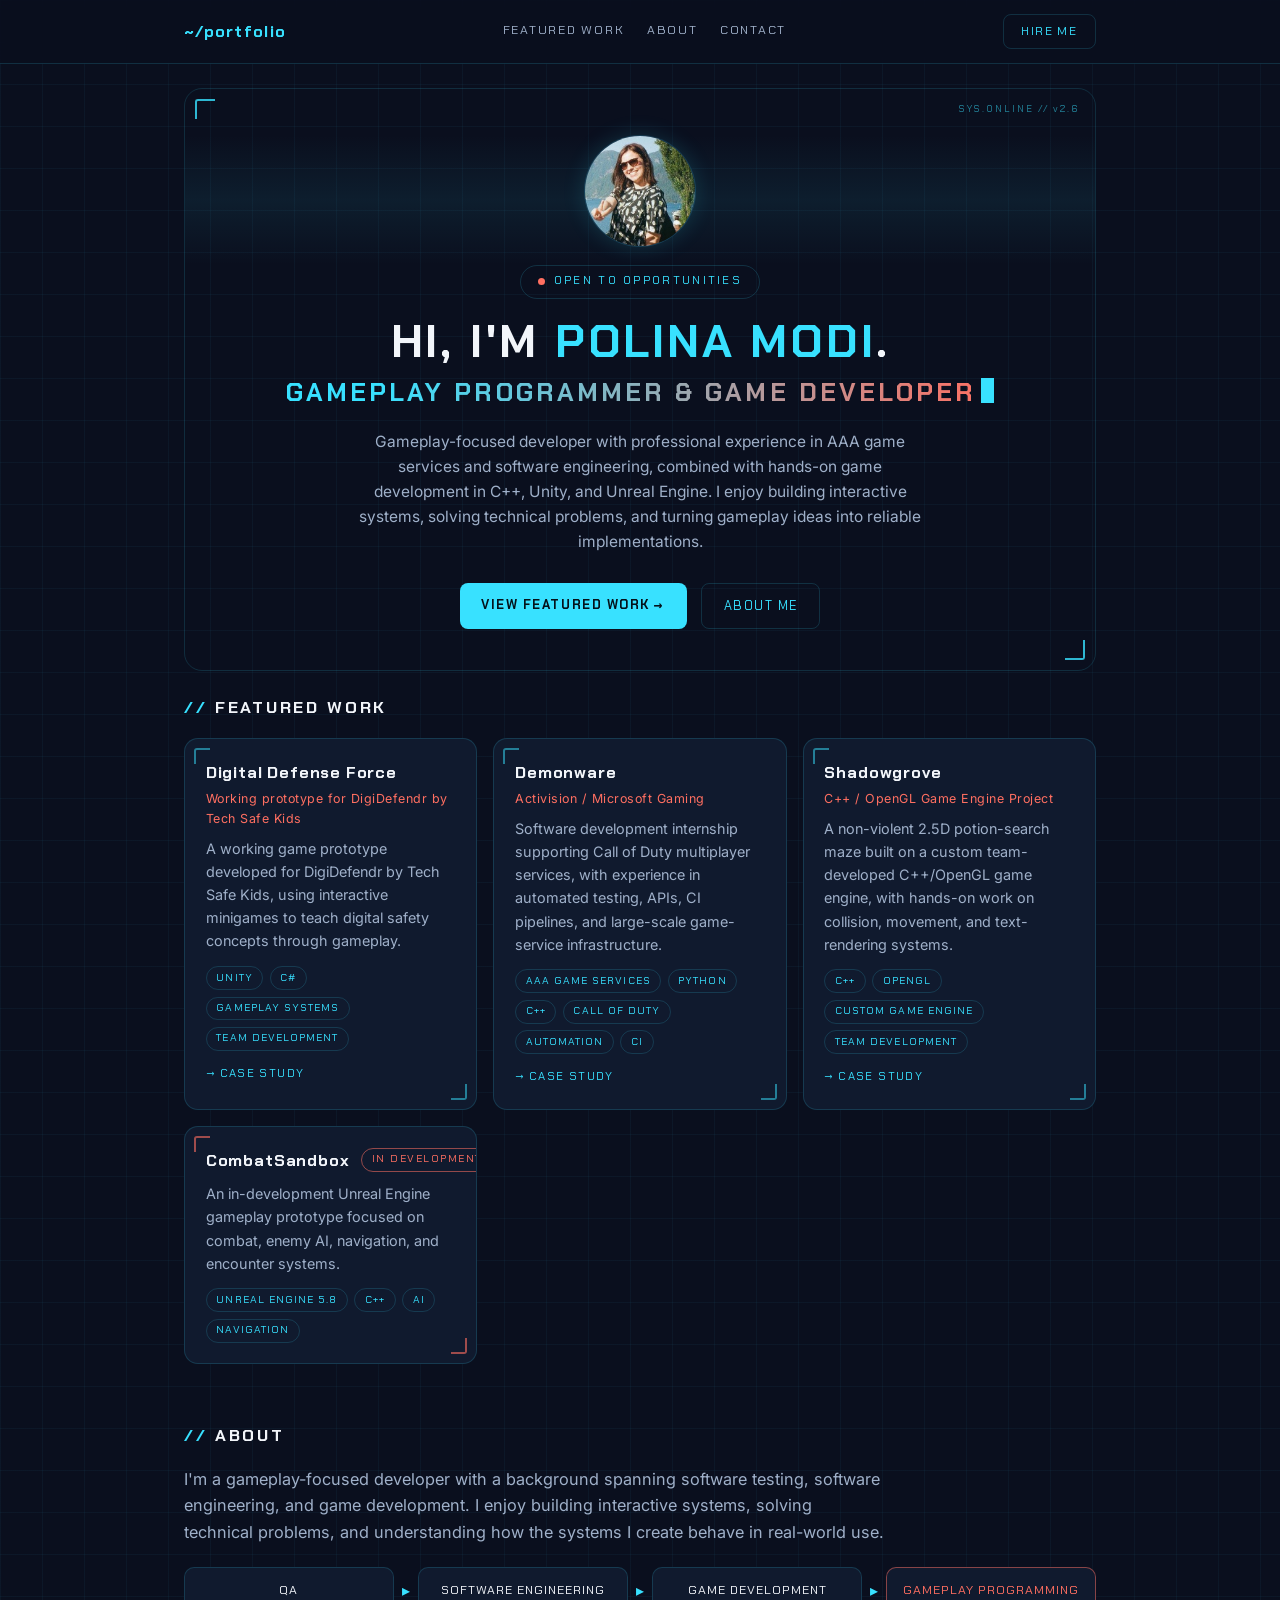
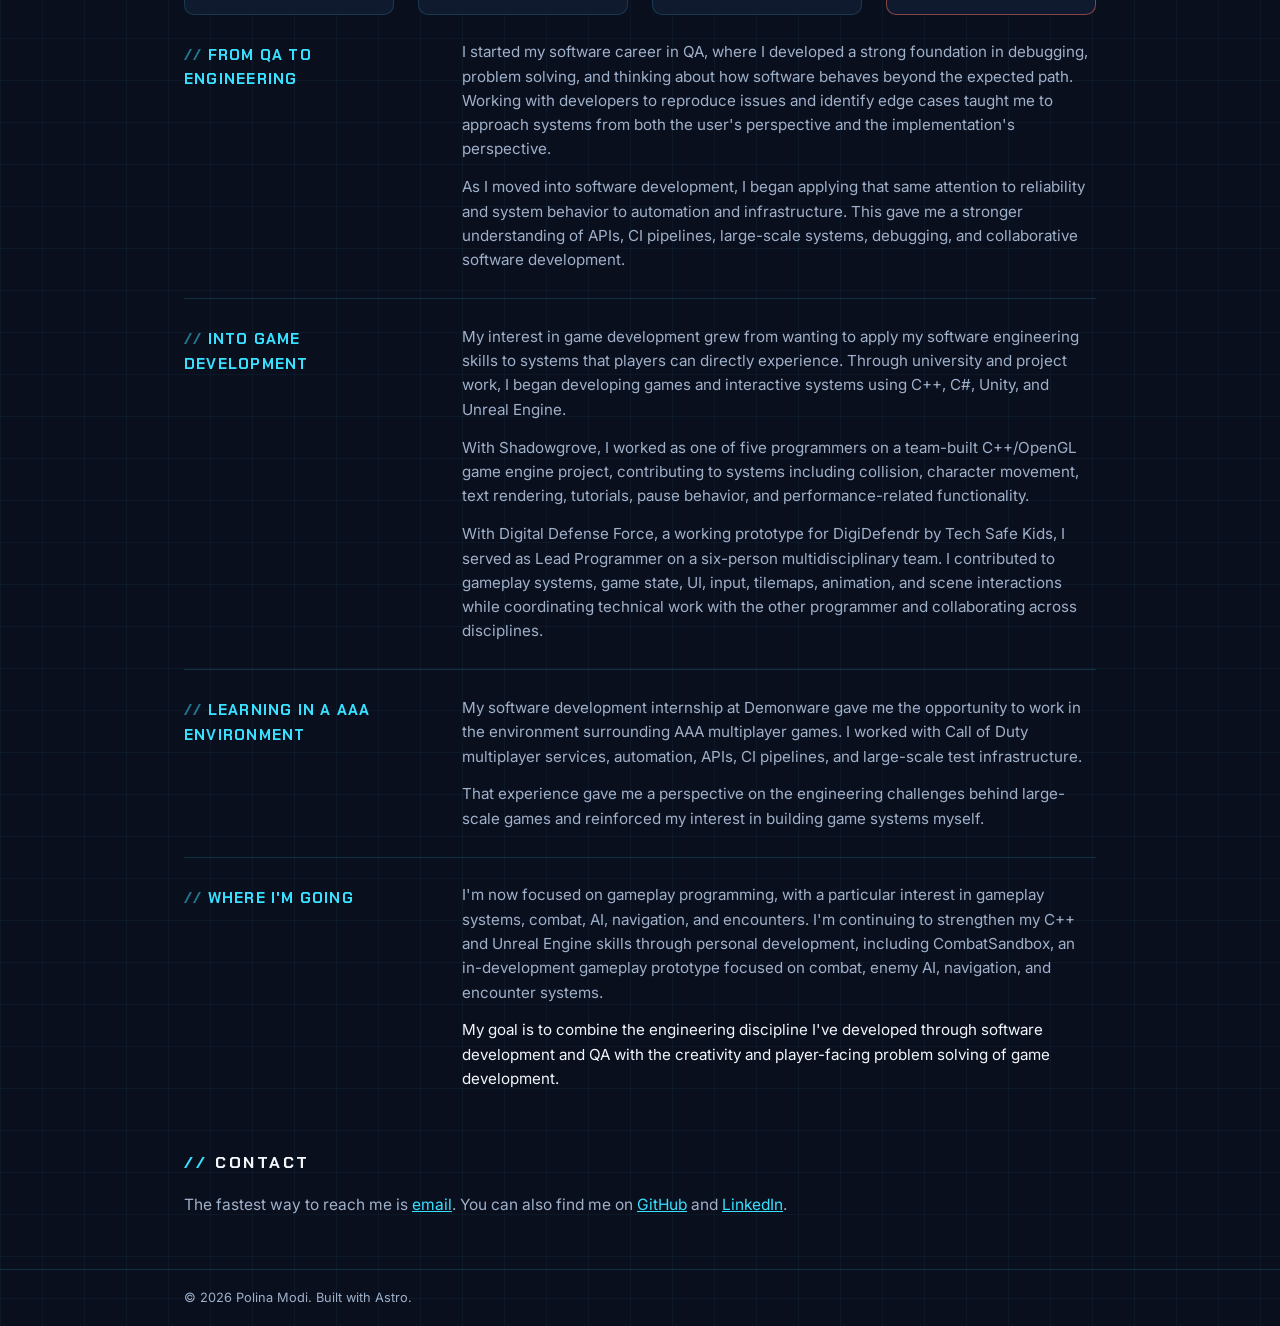
<file: index.html>
<!DOCTYPE html><html lang="en"><head><meta charset="UTF-8"><meta name="viewport" content="width=device-width, initial-scale=1.0"><meta name="description" content="Portfolio of Polina Modi — Gameplay Programmer &amp; Game Developer."><link rel="icon" type="image/svg+xml" href="/favicon.svg"><link rel="sitemap" href="/sitemap-index.xml"><link rel="canonical" href="https://psorokva.github.io/"><!-- Open Graph --><meta property="og:type" content="website"><meta property="og:title" content="Polina Modi — Gameplay Programmer &amp; Game Developer"><meta property="og:description" content="Portfolio of Polina Modi — Gameplay Programmer &amp; Game Developer."><meta property="og:url" content="https://psorokva.github.io/"><meta property="og:site_name" content="Polina Modi — Portfolio"><!-- Cloudflare Web Analytics --><script type="module" src="https://static.cloudflareinsights.com/beacon.min.js" data-cf-beacon="{&quot;token&quot;: &quot;1329be3347a24449a7b0c5e431d6f07b&quot;}"></script><!-- End Cloudflare Web Analytics --><link rel="preconnect" href="https://fonts.googleapis.com"><link rel="preconnect" href="https://fonts.gstatic.com" crossorigin><link href="https://fonts.googleapis.com/css2?family=Chakra+Petch:wght@500;600;700&family=Inter:wght@400;500;600&display=swap" rel="stylesheet"><meta name="generator" content="Astro v7.3.1"><title>Polina Modi — Gameplay Programmer &amp; Game Developer</title><link rel="stylesheet" href="/_astro/BaseLayout.9y43ScGx.css"></head><body><header><div class="wrap"><nav><a class="brand" href="/"><em>~/portfolio</em></a><div class="nav-links"><a href="/#featured-work">Featured Work</a><a href="/#about">About</a><a href="/#contact">Contact</a></div><a class="hire" href="/#contact">Hire Me</a></nav></div></header><main class="wrap"><div class="hero-frame"><div class="sweep" aria-hidden="true"></div><span class="syslabel" aria-hidden="true">SYS.ONLINE // v2.6</span><img class="avatar-photo" src="/images/profile.jpg" alt="Profile photo of Polina Modi" width="112" height="112"><span class="pill"><i></i>Open to opportunities</span><h1>Hi, I'm <span class="accent">Polina Modi</span>.</h1><p class="headline">Gameplay Programmer &amp; Game Developer<span class="cursor" aria-hidden="true"></span></p><p class="intro">Gameplay-focused developer with professional experience in AAA game services and software engineering, combined with hands-on game development in C++, Unity, and Unreal Engine. I enjoy building interactive systems, solving technical problems, and turning gameplay ideas into reliable implementations.</p><div class="cta"><a class="btn btn-solid" href="#featured-work">View Featured Work →</a><a class="btn btn-ghost" href="#about">About Me</a></div></div><section id="featured-work"><h2><em>//</em> Featured Work</h2><div class="grid"><a class="card" href="/projects/digital-defense-force"><h3>Digital Defense Force</h3><p class="org">Working prototype for DigiDefendr by Tech Safe Kids</p><p class="desc">A working game prototype developed for DigiDefendr by Tech Safe Kids, using interactive minigames to teach digital safety concepts through gameplay.</p><div class="tags"><span class="tag">Unity</span><span class="tag">C#</span><span class="tag">Gameplay Systems</span><span class="tag">Team Development</span></div><span class="cardlink">→ Case Study</span></a><a class="card" href="/projects/demonware"><h3>Demonware</h3><p class="org">Activision / Microsoft Gaming</p><p class="desc">Software development internship supporting Call of Duty multiplayer services, with experience in automated testing, APIs, CI pipelines, and large-scale game-service infrastructure.</p><div class="tags"><span class="tag">AAA Game Services</span><span class="tag">Python</span><span class="tag">C++</span><span class="tag">Call of Duty</span><span class="tag">Automation</span><span class="tag">CI</span></div><span class="cardlink">→ Case Study</span></a><a class="card" href="/projects/shadowgrove"><h3>Shadowgrove</h3><p class="org">C++ / OpenGL Game Engine Project</p><p class="desc">A non-violent 2.5D potion-search maze built on a custom team-developed C++/OpenGL game engine, with hands-on work on collision, movement, and text-rendering systems.</p><div class="tags"><span class="tag">C++</span><span class="tag">OpenGL</span><span class="tag">Custom Game Engine</span><span class="tag">Team Development</span></div><span class="cardlink">→ Case Study</span></a><article class="card wip"><div class="card-header"><h3>CombatSandbox</h3><span class="badge">In Development</span></div><p class="desc">An in-development Unreal Engine gameplay prototype focused on combat, enemy AI, navigation, and encounter systems.</p><div class="tags"><span class="tag">Unreal Engine 5.8</span><span class="tag">C++</span><span class="tag">AI</span><span class="tag">Navigation</span></div></article></div></section><section id="about"><h2><em>//</em> About</h2><p class="about-intro">I'm a gameplay-focused developer with a background spanning software testing, software engineering, and game development. I enjoy building interactive systems, solving technical problems, and understanding how the systems I create behave in real-world use.</p><div class="journey" aria-label="Career progression from QA to gameplay programming"><div class="stage">QA</div><span class="jsep" aria-hidden="true">▸</span><div class="stage">Software Engineering</div><span class="jsep" aria-hidden="true">▸</span><div class="stage">Game Development</div><span class="jsep" aria-hidden="true">▸</span><div class="stage final">Gameplay Programming</div></div><div class="story"><div class="block"><h3>From QA to Engineering</h3><div><p>I started my software career in QA, where I developed a strong foundation in debugging, problem solving, and thinking about how software behaves beyond the expected path. Working with developers to reproduce issues and identify edge cases taught me to approach systems from both the user's perspective and the implementation's perspective.</p><p>As I moved into software development, I began applying that same attention to reliability and system behavior to automation and infrastructure. This gave me a stronger understanding of APIs, CI pipelines, large-scale systems, debugging, and collaborative software development.</p></div></div><div class="block"><h3>Into Game Development</h3><div><p>My interest in game development grew from wanting to apply my software engineering skills to systems that players can directly experience. Through university and project work, I began developing games and interactive systems using C++, C#, Unity, and Unreal Engine.</p><p>With Shadowgrove, I worked as one of five programmers on a team-built C++/OpenGL game engine project, contributing to systems including collision, character movement, text rendering, tutorials, pause behavior, and performance-related functionality.</p><p>With Digital Defense Force, a working prototype for DigiDefendr by Tech Safe Kids, I served as Lead Programmer on a six-person multidisciplinary team. I contributed to gameplay systems, game state, UI, input, tilemaps, animation, and scene interactions while coordinating technical work with the other programmer and collaborating across disciplines.</p></div></div><div class="block"><h3>Learning in a AAA Environment</h3><div><p>My software development internship at Demonware gave me the opportunity to work in the environment surrounding AAA multiplayer games. I worked with Call of Duty multiplayer services, automation, APIs, CI pipelines, and large-scale test infrastructure.</p><p>That experience gave me a perspective on the engineering challenges behind large-scale games and reinforced my interest in building game systems myself.</p></div></div><div class="block"><h3>Where I'm Going</h3><div><p>I'm now focused on gameplay programming, with a particular interest in gameplay systems, combat, AI, navigation, and encounters. I'm continuing to strengthen my C++ and Unreal Engine skills through personal development, including CombatSandbox, an in-development gameplay prototype focused on combat, enemy AI, navigation, and encounter systems.</p><p class="concl">My goal is to combine the engineering discipline I've developed through software development and QA with the creativity and player-facing problem solving of game development.</p></div></div></div></section><section id="contact" class="contact"><h2><em>//</em> Contact</h2><p>The fastest way to reach me is <a href="mailto:polinamodi22@gmail.com">email</a>. You can also find me on <a href="https://github.com/psorokva" target="_blank" rel="noopener noreferrer">GitHub</a> and <a href="https://www.linkedin.com/in/polina-sorokvashina/" target="_blank" rel="noopener noreferrer">LinkedIn</a>.</p></section></main><footer><div class="wrap"><p>&copy; 2026 Polina Modi. Built with Astro.</p></div></footer></body></html>
</file>
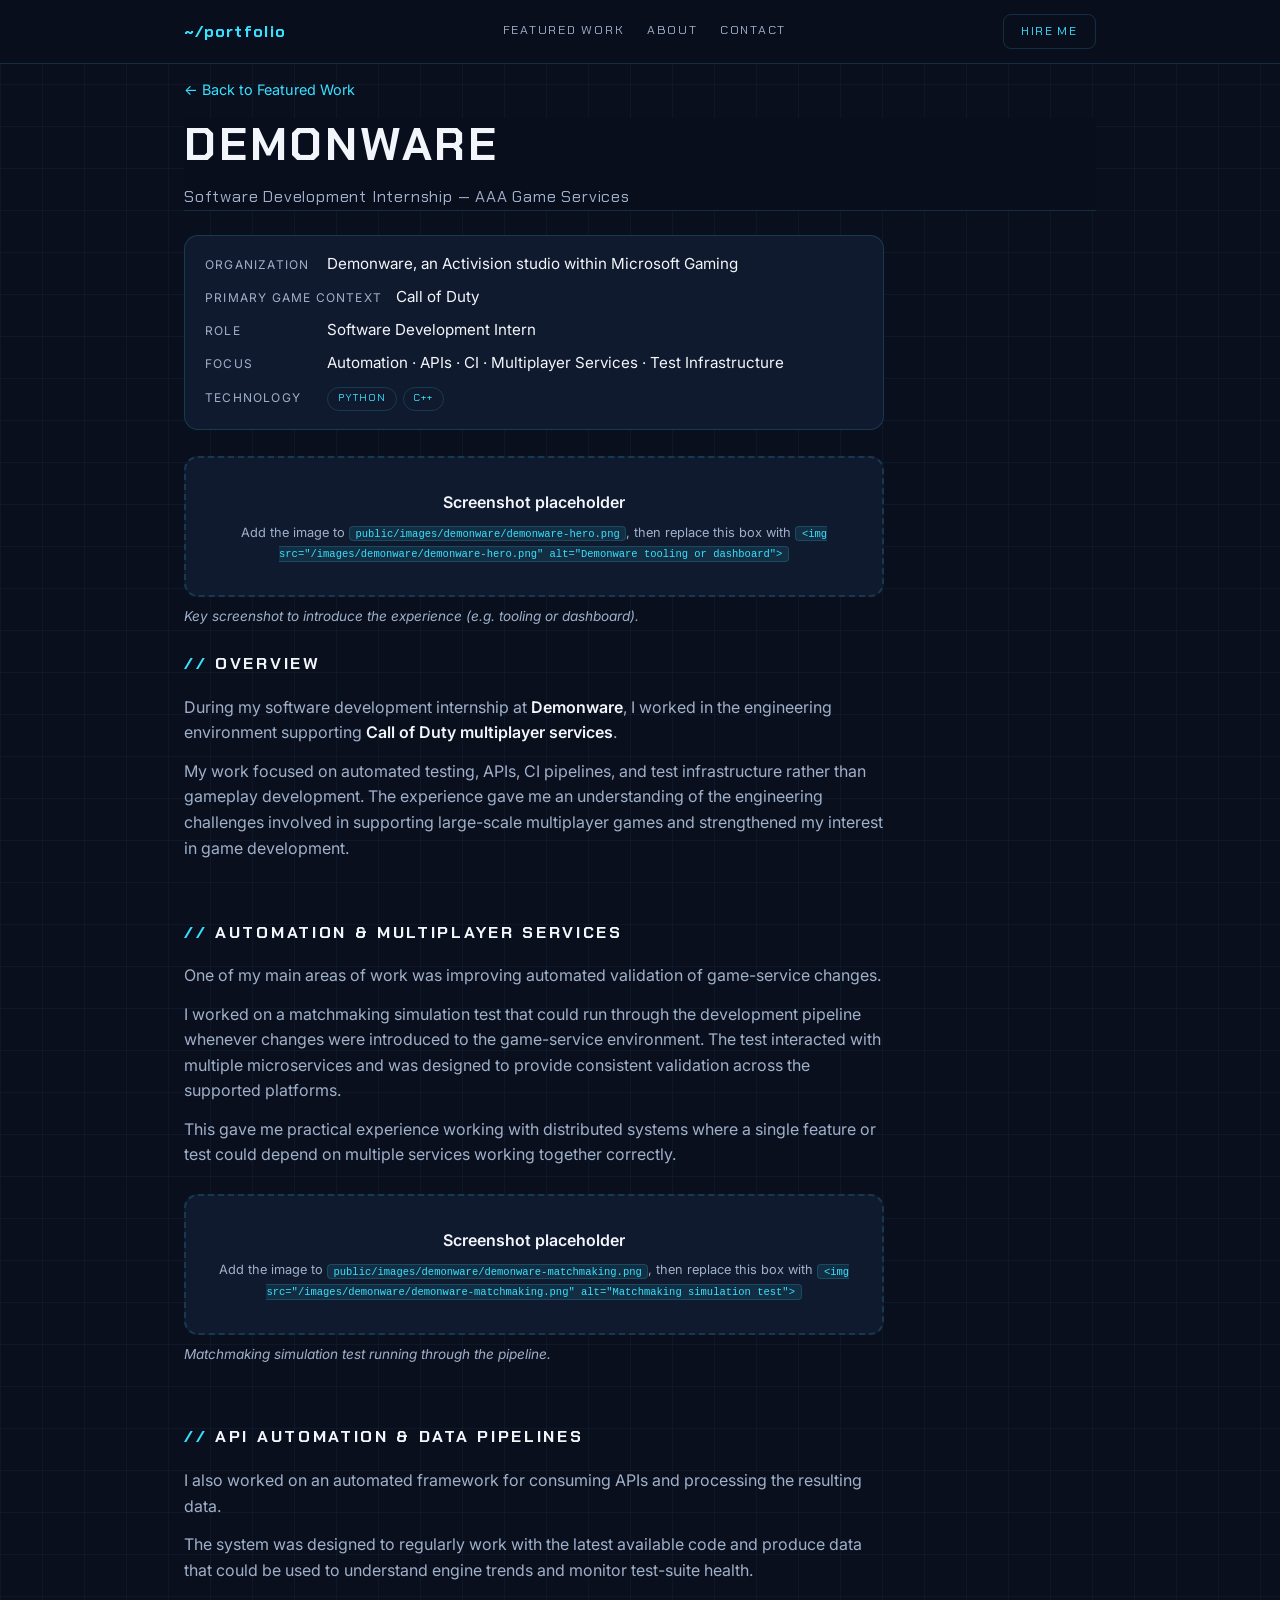
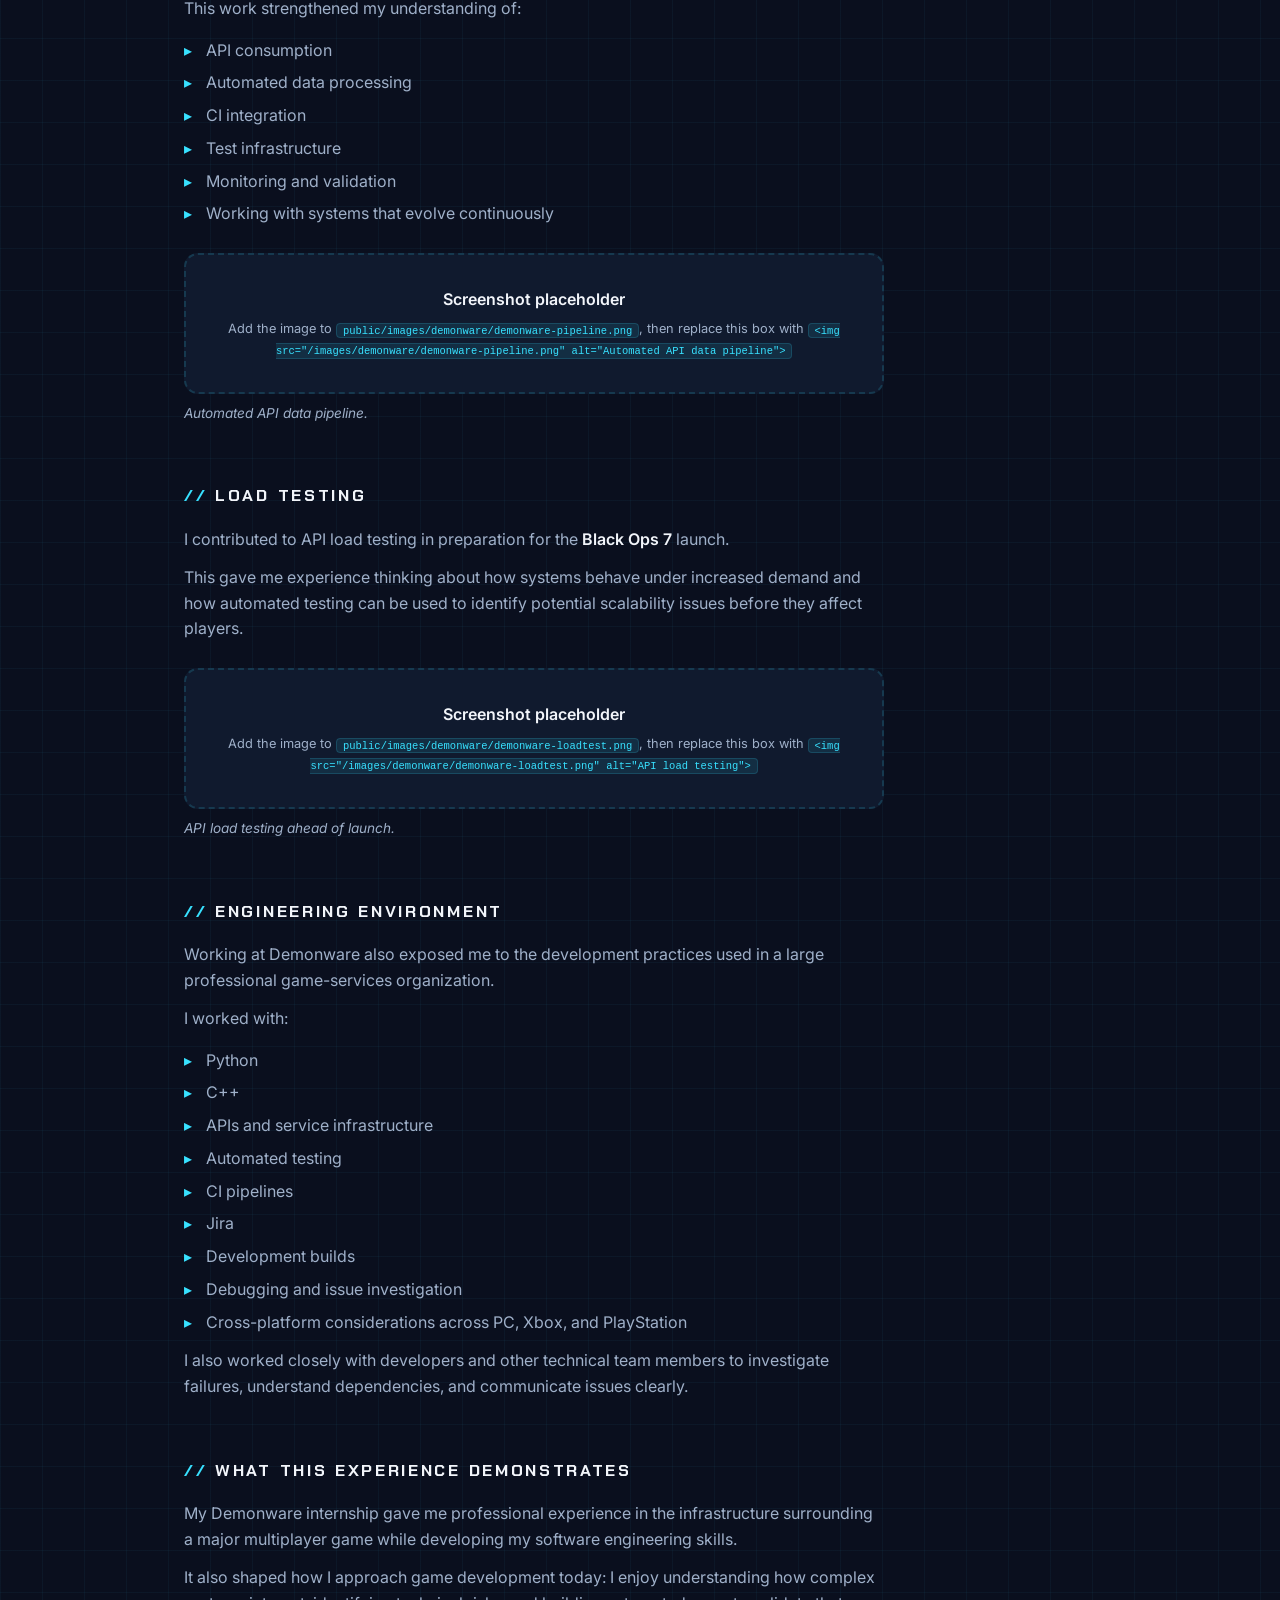
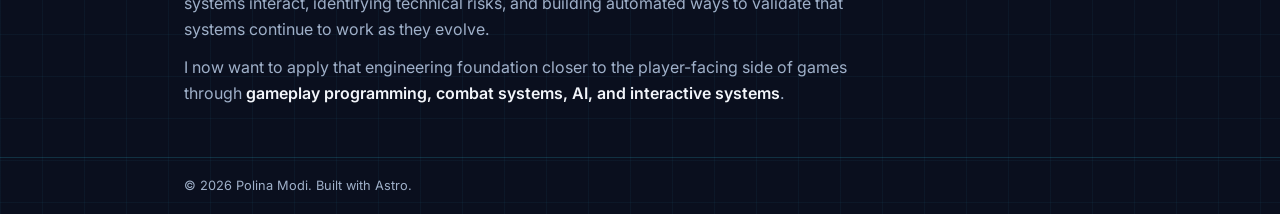
<file: projects/demonware/index.html>
<!DOCTYPE html><html lang="en"><head><meta charset="UTF-8"><meta name="viewport" content="width=device-width, initial-scale=1.0"><meta name="description" content="Case study: Demonware software development internship — AAA game services, automation, APIs, CI, and test infrastructure supporting Call of Duty multiplayer."><link rel="icon" type="image/svg+xml" href="/favicon.svg"><link rel="sitemap" href="/sitemap-index.xml"><link rel="canonical" href="https://psorokva.github.io/projects/demonware/"><!-- Open Graph --><meta property="og:type" content="website"><meta property="og:title" content="Demonware — Case Study"><meta property="og:description" content="Case study: Demonware software development internship — AAA game services, automation, APIs, CI, and test infrastructure supporting Call of Duty multiplayer."><meta property="og:url" content="https://psorokva.github.io/projects/demonware/"><meta property="og:site_name" content="Polina Modi — Portfolio"><!-- Cloudflare Web Analytics --><script type="module" src="https://static.cloudflareinsights.com/beacon.min.js" data-cf-beacon="{&quot;token&quot;: &quot;1329be3347a24449a7b0c5e431d6f07b&quot;}"></script><!-- End Cloudflare Web Analytics --><link rel="preconnect" href="https://fonts.googleapis.com"><link rel="preconnect" href="https://fonts.gstatic.com" crossorigin><link href="https://fonts.googleapis.com/css2?family=Chakra+Petch:wght@500;600;700&family=Inter:wght@400;500;600&display=swap" rel="stylesheet"><meta name="generator" content="Astro v7.3.1"><title>Demonware — Case Study</title><link rel="stylesheet" href="/_astro/BaseLayout.9y43ScGx.css"><style>.back[data-astro-cid-xukuasia] a[data-astro-cid-xukuasia]{color:var(--cyan);font-size:.9rem;text-decoration:none}.back[data-astro-cid-xukuasia] a[data-astro-cid-xukuasia]:hover{text-underline-offset:4px;text-decoration:underline}.case-sub[data-astro-cid-xukuasia]{color:var(--cyan);letter-spacing:.05em;margin-top:.3rem;font-family:Chakra Petch,sans-serif;font-size:1rem}.case[data-astro-cid-xukuasia] p[data-astro-cid-xukuasia]{color:var(--muted);max-width:70ch;margin-top:.8rem}.case[data-astro-cid-xukuasia] strong[data-astro-cid-xukuasia]{color:var(--text);font-weight:600}.meta[data-astro-cid-xukuasia]{background:var(--surface);border:1px solid var(--line);border-radius:14px;gap:.55rem;max-width:70ch;margin-top:1.5rem;padding:1rem 1.25rem;display:grid}.meta[data-astro-cid-xukuasia] div[data-astro-cid-xukuasia]{flex-wrap:wrap;gap:.4rem .9rem;display:flex}.meta[data-astro-cid-xukuasia] .k[data-astro-cid-xukuasia]{min-width:108px;color:var(--muted);text-transform:uppercase;letter-spacing:.1em;flex-shrink:0;padding-top:.2rem;font-size:.75rem}.meta[data-astro-cid-xukuasia] .v[data-astro-cid-xukuasia]{color:var(--text);font-size:.95rem}.meta[data-astro-cid-xukuasia] .tag[data-astro-cid-xukuasia]{margin:.15rem .35rem .15rem 0;display:inline-block}figure[data-astro-cid-xukuasia].shot{max-width:70ch;margin-top:1.6rem}.shot-box[data-astro-cid-xukuasia]{border:2px dashed var(--line);background:var(--surface);text-align:center;border-radius:14px;padding:2rem 1.4rem}.case[data-astro-cid-xukuasia] p[data-astro-cid-xukuasia].shot-title{color:var(--text);margin-top:0;font-weight:600}.case[data-astro-cid-xukuasia] p[data-astro-cid-xukuasia].shot-hint{max-width:none;margin-top:.45rem;font-size:.8rem}code[data-astro-cid-xukuasia]{border:1px solid var(--line);color:var(--cyan);word-break:break-word;background:#38e1ff1a;border-radius:4px;padding:.05rem .35rem;font-size:.82em}figcaption[data-astro-cid-xukuasia]{color:var(--muted);margin-top:.55rem;font-size:.85rem;font-style:italic}ul[data-astro-cid-xukuasia].duties{max-width:70ch;margin-top:1rem;list-style:none}ul[data-astro-cid-xukuasia].duties li[data-astro-cid-xukuasia]{color:var(--muted);margin-top:.45rem;padding-left:1.35rem;position:relative}ul[data-astro-cid-xukuasia].duties li[data-astro-cid-xukuasia]:before{content:"▸";color:var(--cyan);position:absolute;left:0}
</style></head><body><header><div class="wrap"><nav><a class="brand" href="/"><em>~/portfolio</em></a><div class="nav-links"><a href="/#featured-work">Featured Work</a><a href="/#about">About</a><a href="/#contact">Contact</a></div><a class="hire" href="/#contact">Hire Me</a></nav></div></header><main class="wrap"><article class="case" data-astro-cid-xukuasia><p class="back" data-astro-cid-xukuasia><a href="/#featured-work" data-astro-cid-xukuasia>&larr; Back to Featured Work</a></p><header data-astro-cid-xukuasia><h1 data-astro-cid-xukuasia>Demonware</h1><p class="case-sub" data-astro-cid-xukuasia>Software Development Internship — AAA Game Services</p></header><section class="meta" aria-label="Experience facts" data-astro-cid-xukuasia><div data-astro-cid-xukuasia><span class="k" data-astro-cid-xukuasia>Organization</span><span class="v" data-astro-cid-xukuasia>Demonware, an Activision studio within Microsoft Gaming</span></div><div data-astro-cid-xukuasia><span class="k" data-astro-cid-xukuasia>Primary game context</span><span class="v" data-astro-cid-xukuasia>Call of Duty</span></div><div data-astro-cid-xukuasia><span class="k" data-astro-cid-xukuasia>Role</span><span class="v" data-astro-cid-xukuasia>Software Development Intern</span></div><div data-astro-cid-xukuasia><span class="k" data-astro-cid-xukuasia>Focus</span><span class="v" data-astro-cid-xukuasia>Automation &middot; APIs &middot; CI &middot; Multiplayer Services &middot; Test Infrastructure</span></div><div data-astro-cid-xukuasia><span class="k" data-astro-cid-xukuasia>Technology</span><span class="v" data-astro-cid-xukuasia><span class="tag" data-astro-cid-xukuasia>Python</span><span class="tag" data-astro-cid-xukuasia>C++</span></span></div></section><figure class="shot" data-astro-cid-xukuasia><div class="shot-box" data-astro-cid-xukuasia><p class="shot-title" data-astro-cid-xukuasia>Screenshot placeholder</p><p class="shot-hint" data-astro-cid-xukuasia>Add the image to <code data-astro-cid-xukuasia>public/images/demonware/demonware-hero.png</code>, then replace this box with <code data-astro-cid-xukuasia>&lt;img src="/images/demonware/demonware-hero.png" alt="Demonware tooling or dashboard"&gt;</code></p></div><figcaption data-astro-cid-xukuasia>Key screenshot to introduce the experience (e.g. tooling or dashboard).</figcaption></figure><section data-astro-cid-xukuasia><h2 data-astro-cid-xukuasia><em data-astro-cid-xukuasia>//</em> Overview</h2><p data-astro-cid-xukuasia>During my software development internship at <strong data-astro-cid-xukuasia>Demonware</strong>, I worked in the engineering environment supporting <strong data-astro-cid-xukuasia>Call of Duty multiplayer services</strong>.</p><p data-astro-cid-xukuasia>My work focused on automated testing, APIs, CI pipelines, and test infrastructure rather than gameplay development. The experience gave me an understanding of the engineering challenges involved in supporting large-scale multiplayer games and strengthened my interest in game development.</p></section><section data-astro-cid-xukuasia><h2 data-astro-cid-xukuasia><em data-astro-cid-xukuasia>//</em> Automation &amp; Multiplayer Services</h2><p data-astro-cid-xukuasia>One of my main areas of work was improving automated validation of game-service changes.</p><p data-astro-cid-xukuasia>I worked on a matchmaking simulation test that could run through the development pipeline whenever changes were introduced to the game-service environment. The test interacted with multiple microservices and was designed to provide consistent validation across the supported platforms.</p><p data-astro-cid-xukuasia>This gave me practical experience working with distributed systems where a single feature or test could depend on multiple services working together correctly.</p><figure class="shot" data-astro-cid-xukuasia><div class="shot-box" data-astro-cid-xukuasia><p class="shot-title" data-astro-cid-xukuasia>Screenshot placeholder</p><p class="shot-hint" data-astro-cid-xukuasia>Add the image to <code data-astro-cid-xukuasia>public/images/demonware/demonware-matchmaking.png</code>, then replace this box with <code data-astro-cid-xukuasia>&lt;img src="/images/demonware/demonware-matchmaking.png" alt="Matchmaking simulation test"&gt;</code></p></div><figcaption data-astro-cid-xukuasia>Matchmaking simulation test running through the pipeline.</figcaption></figure></section><section data-astro-cid-xukuasia><h2 data-astro-cid-xukuasia><em data-astro-cid-xukuasia>//</em> API Automation &amp; Data Pipelines</h2><p data-astro-cid-xukuasia>I also worked on an automated framework for consuming APIs and processing the resulting data.</p><p data-astro-cid-xukuasia>The system was designed to regularly work with the latest available code and produce data that could be used to understand engine trends and monitor test-suite health.</p><p data-astro-cid-xukuasia>This work strengthened my understanding of:</p><ul class="duties" data-astro-cid-xukuasia><li data-astro-cid-xukuasia>API consumption</li><li data-astro-cid-xukuasia>Automated data processing</li><li data-astro-cid-xukuasia>CI integration</li><li data-astro-cid-xukuasia>Test infrastructure</li><li data-astro-cid-xukuasia>Monitoring and validation</li><li data-astro-cid-xukuasia>Working with systems that evolve continuously</li></ul><figure class="shot" data-astro-cid-xukuasia><div class="shot-box" data-astro-cid-xukuasia><p class="shot-title" data-astro-cid-xukuasia>Screenshot placeholder</p><p class="shot-hint" data-astro-cid-xukuasia>Add the image to <code data-astro-cid-xukuasia>public/images/demonware/demonware-pipeline.png</code>, then replace this box with <code data-astro-cid-xukuasia>&lt;img src="/images/demonware/demonware-pipeline.png" alt="Automated API data pipeline"&gt;</code></p></div><figcaption data-astro-cid-xukuasia>Automated API data pipeline.</figcaption></figure></section><section data-astro-cid-xukuasia><h2 data-astro-cid-xukuasia><em data-astro-cid-xukuasia>//</em> Load Testing</h2><p data-astro-cid-xukuasia>I contributed to API load testing in preparation for the <strong data-astro-cid-xukuasia>Black Ops 7</strong> launch.</p><p data-astro-cid-xukuasia>This gave me experience thinking about how systems behave under increased demand and how automated testing can be used to identify potential scalability issues before they affect players.</p><figure class="shot" data-astro-cid-xukuasia><div class="shot-box" data-astro-cid-xukuasia><p class="shot-title" data-astro-cid-xukuasia>Screenshot placeholder</p><p class="shot-hint" data-astro-cid-xukuasia>Add the image to <code data-astro-cid-xukuasia>public/images/demonware/demonware-loadtest.png</code>, then replace this box with <code data-astro-cid-xukuasia>&lt;img src="/images/demonware/demonware-loadtest.png" alt="API load testing"&gt;</code></p></div><figcaption data-astro-cid-xukuasia>API load testing ahead of launch.</figcaption></figure></section><section data-astro-cid-xukuasia><h2 data-astro-cid-xukuasia><em data-astro-cid-xukuasia>//</em> Engineering Environment</h2><p data-astro-cid-xukuasia>Working at Demonware also exposed me to the development practices used in a large professional game-services organization.</p><p data-astro-cid-xukuasia>I worked with:</p><ul class="duties" data-astro-cid-xukuasia><li data-astro-cid-xukuasia>Python</li><li data-astro-cid-xukuasia>C++</li><li data-astro-cid-xukuasia>APIs and service infrastructure</li><li data-astro-cid-xukuasia>Automated testing</li><li data-astro-cid-xukuasia>CI pipelines</li><li data-astro-cid-xukuasia>Jira</li><li data-astro-cid-xukuasia>Development builds</li><li data-astro-cid-xukuasia>Debugging and issue investigation</li><li data-astro-cid-xukuasia>Cross-platform considerations across PC, Xbox, and PlayStation</li></ul><p data-astro-cid-xukuasia>I also worked closely with developers and other technical team members to investigate failures, understand dependencies, and communicate issues clearly.</p></section><section data-astro-cid-xukuasia><h2 data-astro-cid-xukuasia><em data-astro-cid-xukuasia>//</em> What This Experience Demonstrates</h2><p data-astro-cid-xukuasia>My Demonware internship gave me professional experience in the infrastructure surrounding a major multiplayer game while developing my software engineering skills.</p><p data-astro-cid-xukuasia>It also shaped how I approach game development today: I enjoy understanding how complex systems interact, identifying technical risks, and building automated ways to validate that systems continue to work as they evolve.</p><p data-astro-cid-xukuasia>I now want to apply that engineering foundation closer to the player-facing side of games through <strong data-astro-cid-xukuasia>gameplay programming, combat systems, AI, and interactive systems</strong>.</p></section></article></main><footer><div class="wrap"><p>&copy; 2026 Polina Modi. Built with Astro.</p></div></footer></body></html>
</file>
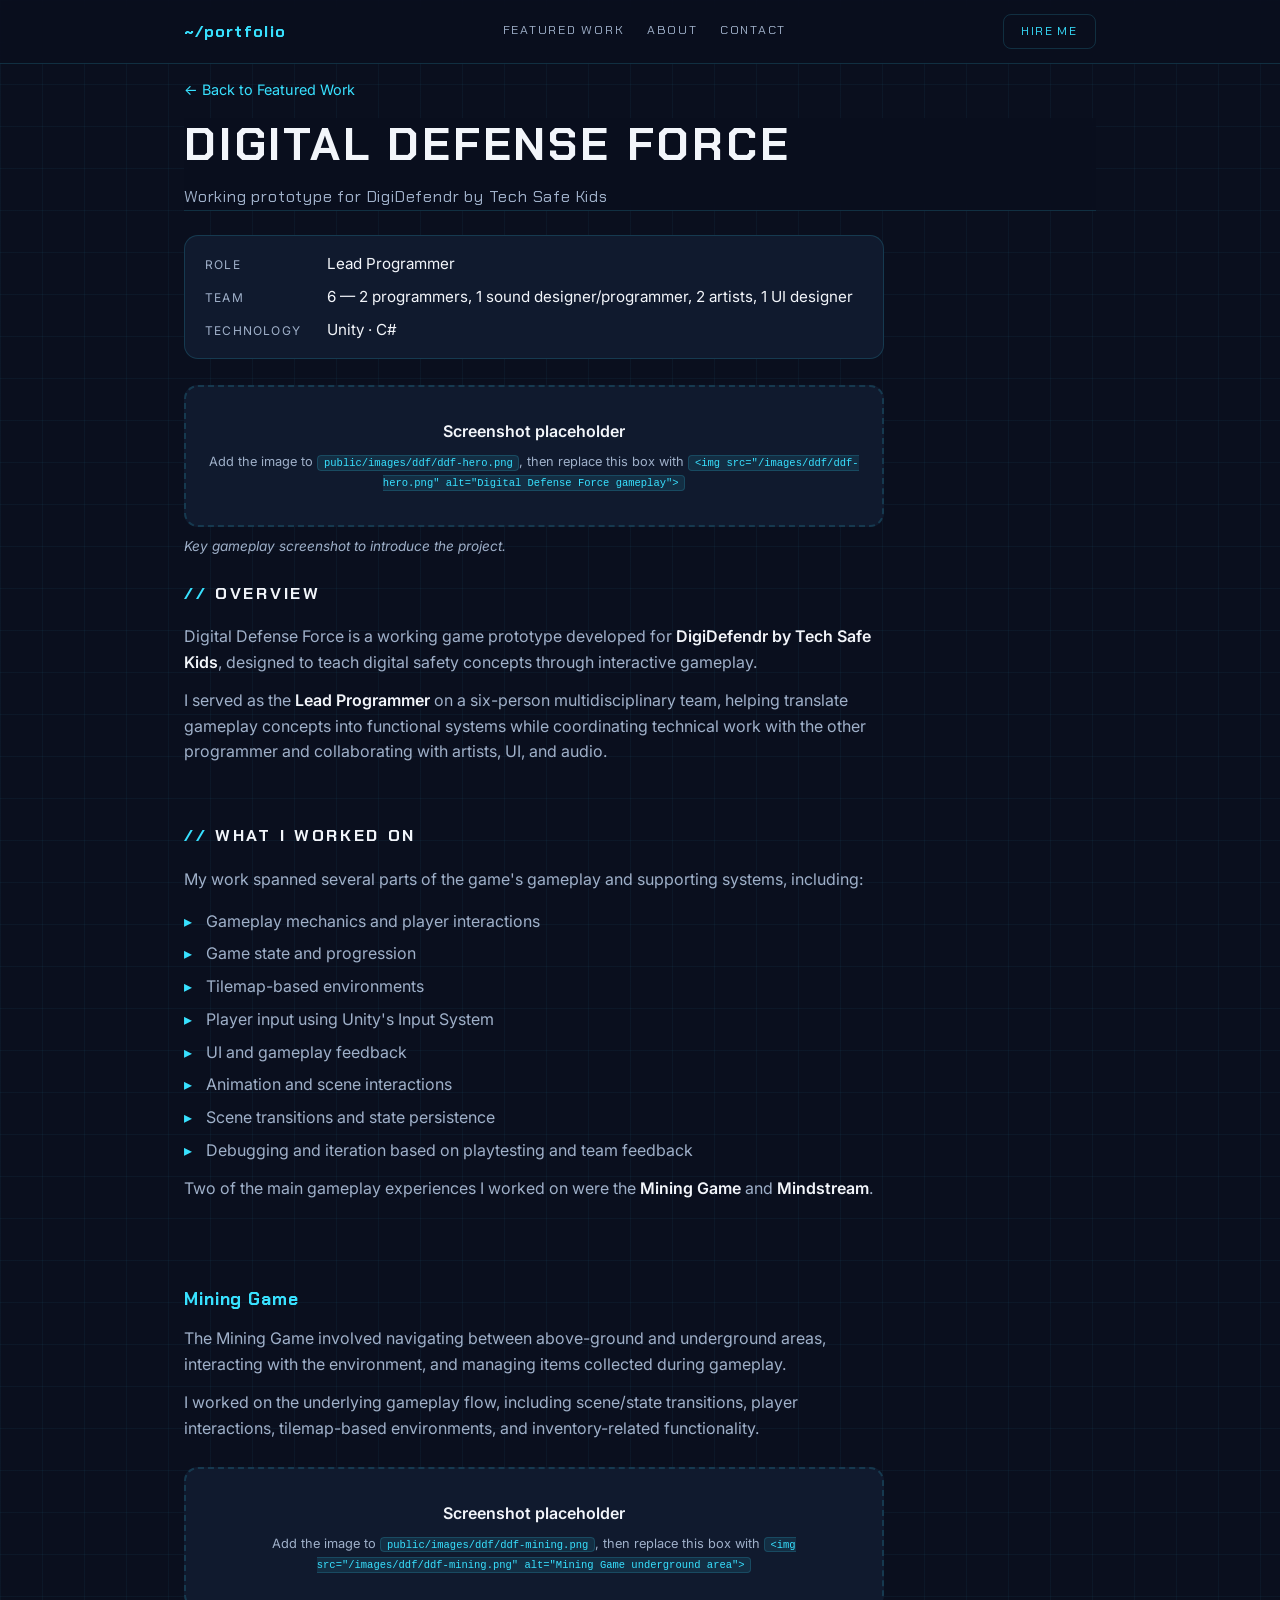
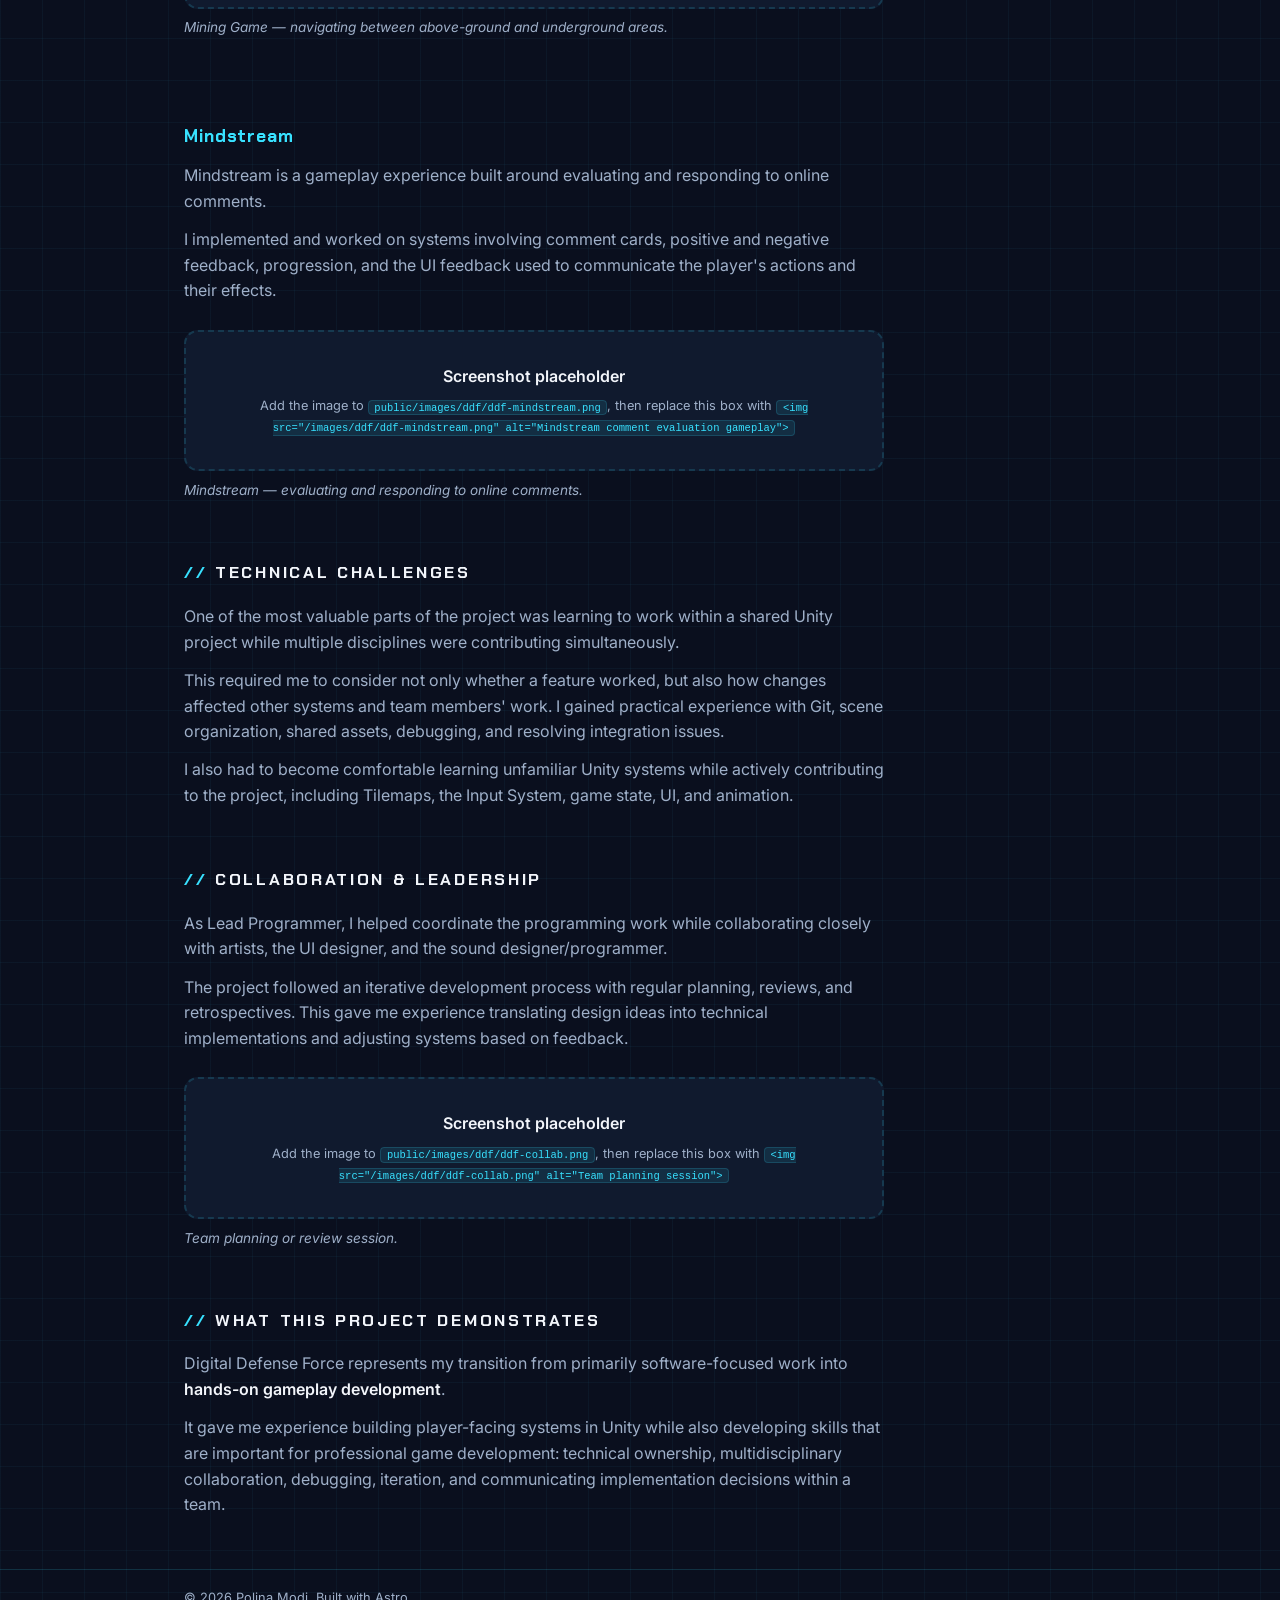
<file: projects/digital-defense-force/index.html>
<!DOCTYPE html><html lang="en"><head><meta charset="UTF-8"><meta name="viewport" content="width=device-width, initial-scale=1.0"><meta name="description" content="Case study: Digital Defense Force — a working game prototype for DigiDefendr by Tech Safe Kids. Role: Lead Programmer. Unity · C#."><link rel="icon" type="image/svg+xml" href="/favicon.svg"><link rel="sitemap" href="/sitemap-index.xml"><link rel="canonical" href="https://psorokva.github.io/projects/digital-defense-force/"><!-- Open Graph --><meta property="og:type" content="website"><meta property="og:title" content="Digital Defense Force — Case Study"><meta property="og:description" content="Case study: Digital Defense Force — a working game prototype for DigiDefendr by Tech Safe Kids. Role: Lead Programmer. Unity · C#."><meta property="og:url" content="https://psorokva.github.io/projects/digital-defense-force/"><meta property="og:site_name" content="Polina Modi — Portfolio"><!-- Cloudflare Web Analytics --><script type="module" src="https://static.cloudflareinsights.com/beacon.min.js" data-cf-beacon="{&quot;token&quot;: &quot;1329be3347a24449a7b0c5e431d6f07b&quot;}"></script><!-- End Cloudflare Web Analytics --><link rel="preconnect" href="https://fonts.googleapis.com"><link rel="preconnect" href="https://fonts.gstatic.com" crossorigin><link href="https://fonts.googleapis.com/css2?family=Chakra+Petch:wght@500;600;700&family=Inter:wght@400;500;600&display=swap" rel="stylesheet"><meta name="generator" content="Astro v7.3.1"><title>Digital Defense Force — Case Study</title><link rel="stylesheet" href="/_astro/BaseLayout.9y43ScGx.css"><style>.back[data-astro-cid-6x64yaoa] a[data-astro-cid-6x64yaoa]{color:var(--cyan);font-size:.9rem;text-decoration:none}.back[data-astro-cid-6x64yaoa] a[data-astro-cid-6x64yaoa]:hover{text-underline-offset:4px;text-decoration:underline}.case-sub[data-astro-cid-6x64yaoa]{color:var(--cyan);letter-spacing:.05em;margin-top:.3rem;font-family:Chakra Petch,sans-serif;font-size:1rem}.case[data-astro-cid-6x64yaoa] p[data-astro-cid-6x64yaoa]{color:var(--muted);max-width:70ch;margin-top:.8rem}.case[data-astro-cid-6x64yaoa] strong[data-astro-cid-6x64yaoa]{color:var(--text);font-weight:600}.case[data-astro-cid-6x64yaoa] h3[data-astro-cid-6x64yaoa]{color:var(--cyan);letter-spacing:.05em;margin-top:1.6rem;font-family:Chakra Petch,sans-serif;font-size:1.1rem}.meta[data-astro-cid-6x64yaoa]{background:var(--surface);border:1px solid var(--line);border-radius:14px;gap:.55rem;max-width:70ch;margin-top:1.5rem;padding:1rem 1.25rem;display:grid}.meta[data-astro-cid-6x64yaoa] div[data-astro-cid-6x64yaoa]{gap:.9rem;display:flex}.meta[data-astro-cid-6x64yaoa] .k[data-astro-cid-6x64yaoa]{min-width:108px;color:var(--muted);text-transform:uppercase;letter-spacing:.1em;flex-shrink:0;padding-top:.2rem;font-size:.75rem}.meta[data-astro-cid-6x64yaoa] .v[data-astro-cid-6x64yaoa]{color:var(--text);font-size:.95rem}figure[data-astro-cid-6x64yaoa].shot{max-width:70ch;margin-top:1.6rem}.shot-box[data-astro-cid-6x64yaoa]{border:2px dashed var(--line);background:var(--surface);text-align:center;border-radius:14px;padding:2rem 1.4rem}.case[data-astro-cid-6x64yaoa] p[data-astro-cid-6x64yaoa].shot-title{color:var(--text);margin-top:0;font-weight:600}.case[data-astro-cid-6x64yaoa] p[data-astro-cid-6x64yaoa].shot-hint{max-width:none;margin-top:.45rem;font-size:.8rem}code[data-astro-cid-6x64yaoa]{border:1px solid var(--line);color:var(--cyan);word-break:break-word;background:#38e1ff1a;border-radius:4px;padding:.05rem .35rem;font-size:.82em}figcaption[data-astro-cid-6x64yaoa]{color:var(--muted);margin-top:.55rem;font-size:.85rem;font-style:italic}ul[data-astro-cid-6x64yaoa].duties{max-width:70ch;margin-top:1rem;list-style:none}ul[data-astro-cid-6x64yaoa].duties li[data-astro-cid-6x64yaoa]{color:var(--muted);margin-top:.45rem;padding-left:1.35rem;position:relative}ul[data-astro-cid-6x64yaoa].duties li[data-astro-cid-6x64yaoa]:before{content:"▸";color:var(--cyan);position:absolute;left:0}
</style></head><body><header><div class="wrap"><nav><a class="brand" href="/"><em>~/portfolio</em></a><div class="nav-links"><a href="/#featured-work">Featured Work</a><a href="/#about">About</a><a href="/#contact">Contact</a></div><a class="hire" href="/#contact">Hire Me</a></nav></div></header><main class="wrap"><article class="case" data-astro-cid-6x64yaoa><p class="back" data-astro-cid-6x64yaoa><a href="/#featured-work" data-astro-cid-6x64yaoa>&larr; Back to Featured Work</a></p><header data-astro-cid-6x64yaoa><h1 data-astro-cid-6x64yaoa>Digital Defense Force</h1><p class="case-sub" data-astro-cid-6x64yaoa>Working prototype for DigiDefendr by Tech Safe Kids</p></header><section class="meta" aria-label="Project facts" data-astro-cid-6x64yaoa><div data-astro-cid-6x64yaoa><span class="k" data-astro-cid-6x64yaoa>Role</span><span class="v" data-astro-cid-6x64yaoa>Lead Programmer</span></div><div data-astro-cid-6x64yaoa><span class="k" data-astro-cid-6x64yaoa>Team</span><span class="v" data-astro-cid-6x64yaoa>6 — 2 programmers, 1 sound designer/programmer, 2 artists, 1 UI designer</span></div><div data-astro-cid-6x64yaoa><span class="k" data-astro-cid-6x64yaoa>Technology</span><span class="v" data-astro-cid-6x64yaoa>Unity &middot; C#</span></div></section><figure class="shot" data-astro-cid-6x64yaoa><div class="shot-box" data-astro-cid-6x64yaoa><p class="shot-title" data-astro-cid-6x64yaoa>Screenshot placeholder</p><p class="shot-hint" data-astro-cid-6x64yaoa>Add the image to <code data-astro-cid-6x64yaoa>public/images/ddf/ddf-hero.png</code>, then replace this box with <code data-astro-cid-6x64yaoa>&lt;img src="/images/ddf/ddf-hero.png" alt="Digital Defense Force gameplay"&gt;</code></p></div><figcaption data-astro-cid-6x64yaoa>Key gameplay screenshot to introduce the project.</figcaption></figure><section data-astro-cid-6x64yaoa><h2 data-astro-cid-6x64yaoa><em data-astro-cid-6x64yaoa>//</em> Overview</h2><p data-astro-cid-6x64yaoa>Digital Defense Force is a working game prototype developed for <strong data-astro-cid-6x64yaoa>DigiDefendr by Tech Safe Kids</strong>, designed to teach digital safety concepts through interactive gameplay.</p><p data-astro-cid-6x64yaoa>I served as the <strong data-astro-cid-6x64yaoa>Lead Programmer</strong> on a six-person multidisciplinary team, helping translate gameplay concepts into functional systems while coordinating technical work with the other programmer and collaborating with artists, UI, and audio.</p></section><section data-astro-cid-6x64yaoa><h2 data-astro-cid-6x64yaoa><em data-astro-cid-6x64yaoa>//</em> What I Worked On</h2><p data-astro-cid-6x64yaoa>My work spanned several parts of the game's gameplay and supporting systems, including:</p><ul class="duties" data-astro-cid-6x64yaoa><li data-astro-cid-6x64yaoa>Gameplay mechanics and player interactions</li><li data-astro-cid-6x64yaoa>Game state and progression</li><li data-astro-cid-6x64yaoa>Tilemap-based environments</li><li data-astro-cid-6x64yaoa>Player input using Unity's Input System</li><li data-astro-cid-6x64yaoa>UI and gameplay feedback</li><li data-astro-cid-6x64yaoa>Animation and scene interactions</li><li data-astro-cid-6x64yaoa>Scene transitions and state persistence</li><li data-astro-cid-6x64yaoa>Debugging and iteration based on playtesting and team feedback</li></ul><p data-astro-cid-6x64yaoa>Two of the main gameplay experiences I worked on were the <strong data-astro-cid-6x64yaoa>Mining Game</strong> and <strong data-astro-cid-6x64yaoa>Mindstream</strong>.</p></section><section data-astro-cid-6x64yaoa><h3 data-astro-cid-6x64yaoa>Mining Game</h3><p data-astro-cid-6x64yaoa>The Mining Game involved navigating between above-ground and underground areas, interacting with the environment, and managing items collected during gameplay.</p><p data-astro-cid-6x64yaoa>I worked on the underlying gameplay flow, including scene/state transitions, player interactions, tilemap-based environments, and inventory-related functionality.</p><figure class="shot" data-astro-cid-6x64yaoa><div class="shot-box" data-astro-cid-6x64yaoa><p class="shot-title" data-astro-cid-6x64yaoa>Screenshot placeholder</p><p class="shot-hint" data-astro-cid-6x64yaoa>Add the image to <code data-astro-cid-6x64yaoa>public/images/ddf/ddf-mining.png</code>, then replace this box with <code data-astro-cid-6x64yaoa>&lt;img src="/images/ddf/ddf-mining.png" alt="Mining Game underground area"&gt;</code></p></div><figcaption data-astro-cid-6x64yaoa>Mining Game — navigating between above-ground and underground areas.</figcaption></figure></section><section data-astro-cid-6x64yaoa><h3 data-astro-cid-6x64yaoa>Mindstream</h3><p data-astro-cid-6x64yaoa>Mindstream is a gameplay experience built around evaluating and responding to online comments.</p><p data-astro-cid-6x64yaoa>I implemented and worked on systems involving comment cards, positive and negative feedback, progression, and the UI feedback used to communicate the player's actions and their effects.</p><figure class="shot" data-astro-cid-6x64yaoa><div class="shot-box" data-astro-cid-6x64yaoa><p class="shot-title" data-astro-cid-6x64yaoa>Screenshot placeholder</p><p class="shot-hint" data-astro-cid-6x64yaoa>Add the image to <code data-astro-cid-6x64yaoa>public/images/ddf/ddf-mindstream.png</code>, then replace this box with <code data-astro-cid-6x64yaoa>&lt;img src="/images/ddf/ddf-mindstream.png" alt="Mindstream comment evaluation gameplay"&gt;</code></p></div><figcaption data-astro-cid-6x64yaoa>Mindstream — evaluating and responding to online comments.</figcaption></figure></section><section data-astro-cid-6x64yaoa><h2 data-astro-cid-6x64yaoa><em data-astro-cid-6x64yaoa>//</em> Technical Challenges</h2><p data-astro-cid-6x64yaoa>One of the most valuable parts of the project was learning to work within a shared Unity project while multiple disciplines were contributing simultaneously.</p><p data-astro-cid-6x64yaoa>This required me to consider not only whether a feature worked, but also how changes affected other systems and team members' work. I gained practical experience with Git, scene organization, shared assets, debugging, and resolving integration issues.</p><p data-astro-cid-6x64yaoa>I also had to become comfortable learning unfamiliar Unity systems while actively contributing to the project, including Tilemaps, the Input System, game state, UI, and animation.</p></section><section data-astro-cid-6x64yaoa><h2 data-astro-cid-6x64yaoa><em data-astro-cid-6x64yaoa>//</em> Collaboration &amp; Leadership</h2><p data-astro-cid-6x64yaoa>As Lead Programmer, I helped coordinate the programming work while collaborating closely with artists, the UI designer, and the sound designer/programmer.</p><p data-astro-cid-6x64yaoa>The project followed an iterative development process with regular planning, reviews, and retrospectives. This gave me experience translating design ideas into technical implementations and adjusting systems based on feedback.</p><figure class="shot" data-astro-cid-6x64yaoa><div class="shot-box" data-astro-cid-6x64yaoa><p class="shot-title" data-astro-cid-6x64yaoa>Screenshot placeholder</p><p class="shot-hint" data-astro-cid-6x64yaoa>Add the image to <code data-astro-cid-6x64yaoa>public/images/ddf/ddf-collab.png</code>, then replace this box with <code data-astro-cid-6x64yaoa>&lt;img src="/images/ddf/ddf-collab.png" alt="Team planning session"&gt;</code></p></div><figcaption data-astro-cid-6x64yaoa>Team planning or review session.</figcaption></figure></section><section data-astro-cid-6x64yaoa><h2 data-astro-cid-6x64yaoa><em data-astro-cid-6x64yaoa>//</em> What This Project Demonstrates</h2><p data-astro-cid-6x64yaoa>Digital Defense Force represents my transition from primarily software-focused work into <strong data-astro-cid-6x64yaoa>hands-on gameplay development</strong>.</p><p data-astro-cid-6x64yaoa>It gave me experience building player-facing systems in Unity while also developing skills that are important for professional game development: technical ownership, multidisciplinary collaboration, debugging, iteration, and communicating implementation decisions within a team.</p></section></article></main><footer><div class="wrap"><p>&copy; 2026 Polina Modi. Built with Astro.</p></div></footer></body></html>
</file>
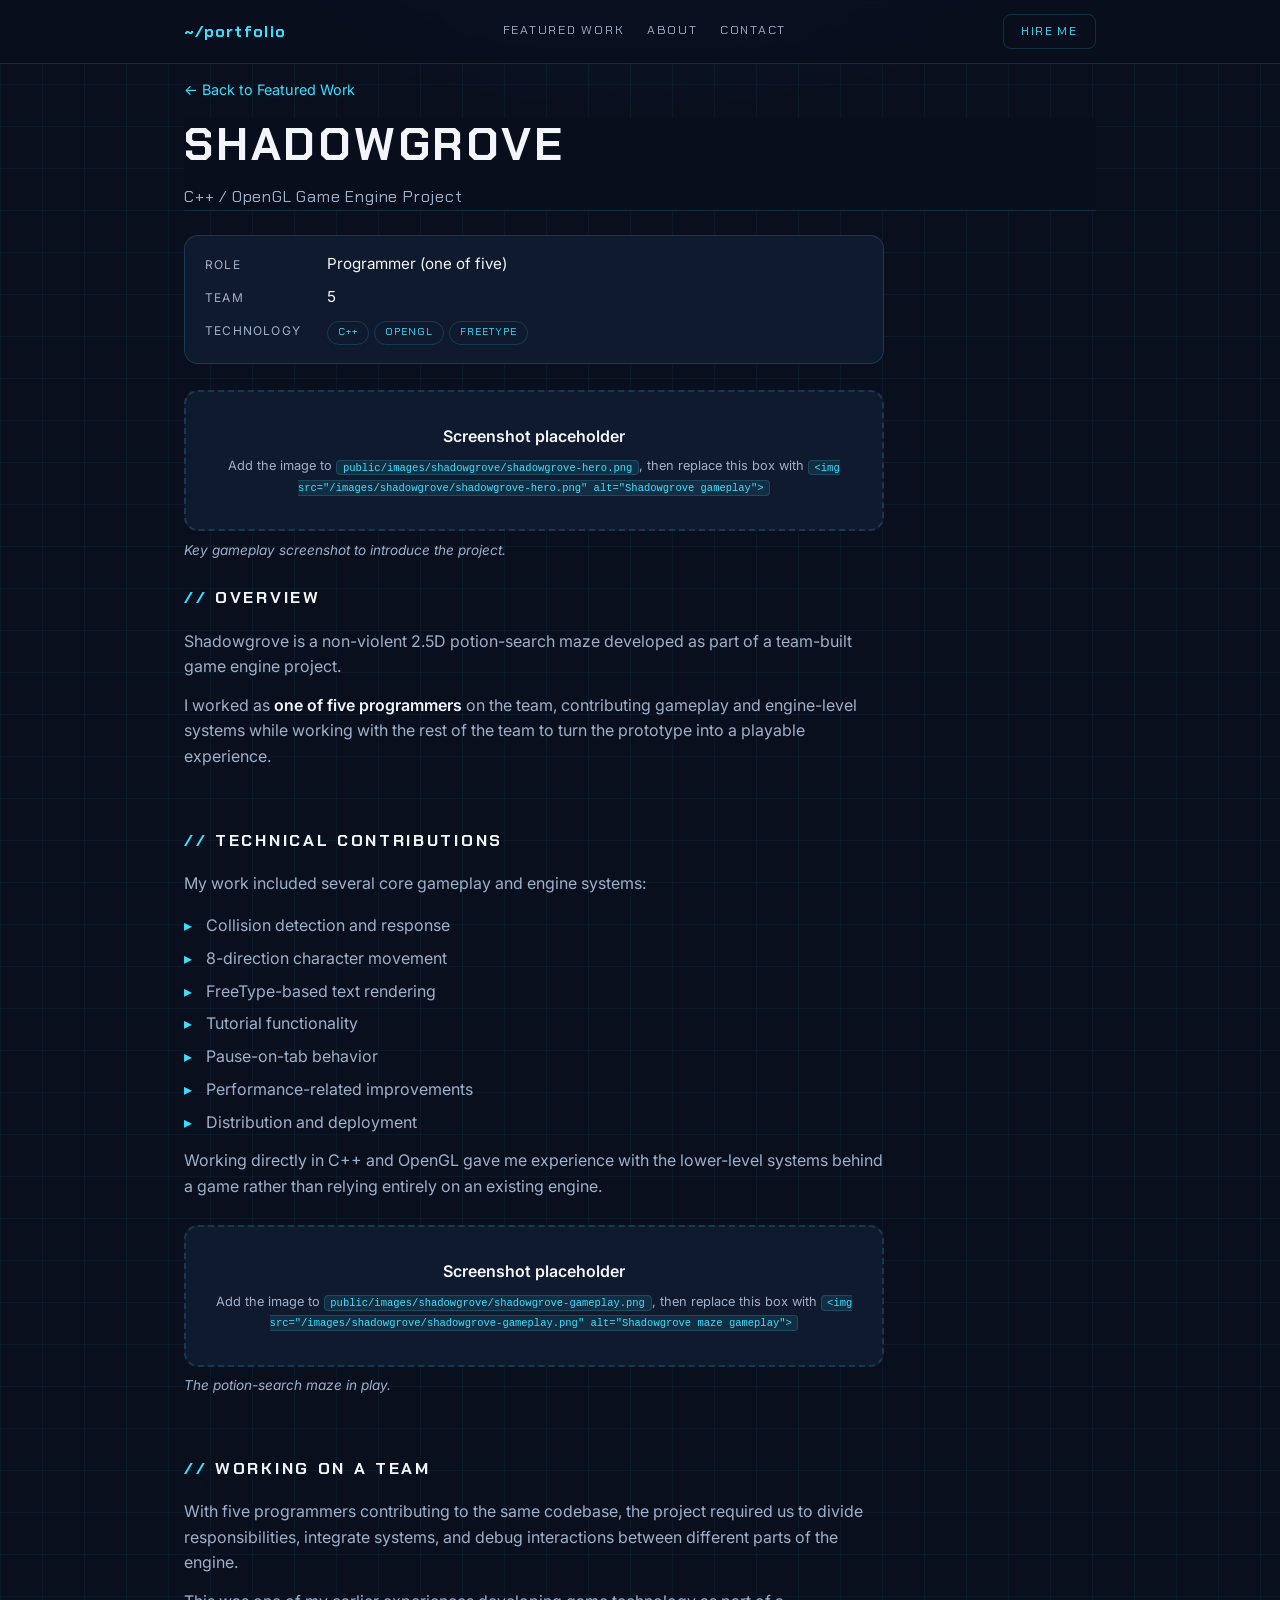
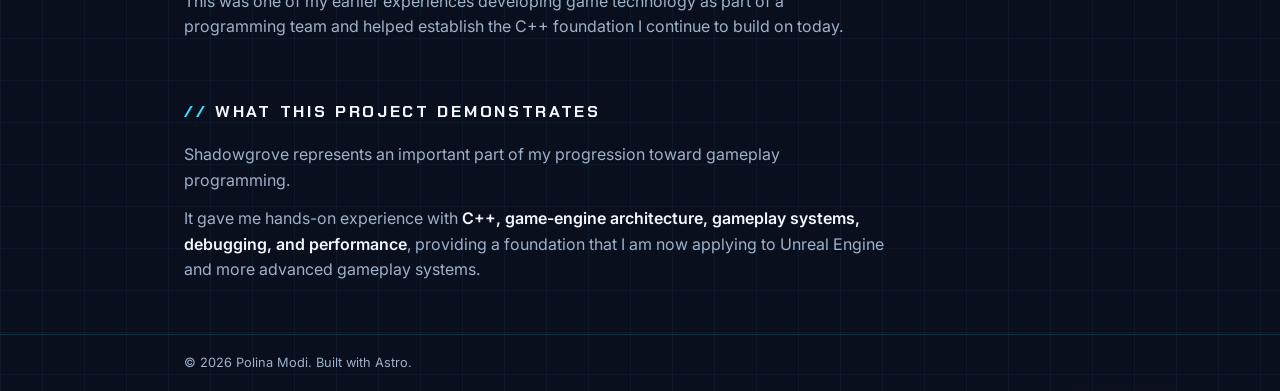
<file: projects/shadowgrove/index.html>
<!DOCTYPE html><html lang="en"><head><meta charset="UTF-8"><meta name="viewport" content="width=device-width, initial-scale=1.0"><meta name="description" content="Case study: Shadowgrove — a 2.5D potion-search maze built on a custom C++/OpenGL game engine. Role: Programmer (one of five). C++ · OpenGL · FreeType."><link rel="icon" type="image/svg+xml" href="/favicon.svg"><link rel="sitemap" href="/sitemap-index.xml"><link rel="canonical" href="https://psorokva.github.io/projects/shadowgrove/"><!-- Open Graph --><meta property="og:type" content="website"><meta property="og:title" content="Shadowgrove — Case Study"><meta property="og:description" content="Case study: Shadowgrove — a 2.5D potion-search maze built on a custom C++/OpenGL game engine. Role: Programmer (one of five). C++ · OpenGL · FreeType."><meta property="og:url" content="https://psorokva.github.io/projects/shadowgrove/"><meta property="og:site_name" content="Polina Modi — Portfolio"><!-- Cloudflare Web Analytics --><script type="module" src="https://static.cloudflareinsights.com/beacon.min.js" data-cf-beacon="{&quot;token&quot;: &quot;1329be3347a24449a7b0c5e431d6f07b&quot;}"></script><!-- End Cloudflare Web Analytics --><link rel="preconnect" href="https://fonts.googleapis.com"><link rel="preconnect" href="https://fonts.gstatic.com" crossorigin><link href="https://fonts.googleapis.com/css2?family=Chakra+Petch:wght@500;600;700&family=Inter:wght@400;500;600&display=swap" rel="stylesheet"><meta name="generator" content="Astro v7.3.1"><title>Shadowgrove — Case Study</title><link rel="stylesheet" href="/_astro/BaseLayout.9y43ScGx.css"><style>.back[data-astro-cid-tq7xk33n] a[data-astro-cid-tq7xk33n]{color:var(--cyan);font-size:.9rem;text-decoration:none}.back[data-astro-cid-tq7xk33n] a[data-astro-cid-tq7xk33n]:hover{text-underline-offset:4px;text-decoration:underline}.case-sub[data-astro-cid-tq7xk33n]{color:var(--cyan);letter-spacing:.05em;margin-top:.3rem;font-family:Chakra Petch,sans-serif;font-size:1rem}.case[data-astro-cid-tq7xk33n] p[data-astro-cid-tq7xk33n]{color:var(--muted);max-width:70ch;margin-top:.8rem}.case[data-astro-cid-tq7xk33n] strong[data-astro-cid-tq7xk33n]{color:var(--text);font-weight:600}.meta[data-astro-cid-tq7xk33n]{background:var(--surface);border:1px solid var(--line);border-radius:14px;gap:.55rem;max-width:70ch;margin-top:1.5rem;padding:1rem 1.25rem;display:grid}.meta[data-astro-cid-tq7xk33n] div[data-astro-cid-tq7xk33n]{flex-wrap:wrap;gap:.4rem .9rem;display:flex}.meta[data-astro-cid-tq7xk33n] .k[data-astro-cid-tq7xk33n]{min-width:108px;color:var(--muted);text-transform:uppercase;letter-spacing:.1em;flex-shrink:0;padding-top:.2rem;font-size:.75rem}.meta[data-astro-cid-tq7xk33n] .v[data-astro-cid-tq7xk33n]{color:var(--text);font-size:.95rem}.meta[data-astro-cid-tq7xk33n] .tag[data-astro-cid-tq7xk33n]{margin:.15rem .35rem .15rem 0;display:inline-block}figure[data-astro-cid-tq7xk33n].shot{max-width:70ch;margin-top:1.6rem}.shot-box[data-astro-cid-tq7xk33n]{border:2px dashed var(--line);background:var(--surface);text-align:center;border-radius:14px;padding:2rem 1.4rem}.case[data-astro-cid-tq7xk33n] p[data-astro-cid-tq7xk33n].shot-title{color:var(--text);margin-top:0;font-weight:600}.case[data-astro-cid-tq7xk33n] p[data-astro-cid-tq7xk33n].shot-hint{max-width:none;margin-top:.45rem;font-size:.8rem}code[data-astro-cid-tq7xk33n]{border:1px solid var(--line);color:var(--cyan);word-break:break-word;background:#38e1ff1a;border-radius:4px;padding:.05rem .35rem;font-size:.82em}figcaption[data-astro-cid-tq7xk33n]{color:var(--muted);margin-top:.55rem;font-size:.85rem;font-style:italic}ul[data-astro-cid-tq7xk33n].duties{max-width:70ch;margin-top:1rem;list-style:none}ul[data-astro-cid-tq7xk33n].duties li[data-astro-cid-tq7xk33n]{color:var(--muted);margin-top:.45rem;padding-left:1.35rem;position:relative}ul[data-astro-cid-tq7xk33n].duties li[data-astro-cid-tq7xk33n]:before{content:"▸";color:var(--cyan);position:absolute;left:0}
</style></head><body><header><div class="wrap"><nav><a class="brand" href="/"><em>~/portfolio</em></a><div class="nav-links"><a href="/#featured-work">Featured Work</a><a href="/#about">About</a><a href="/#contact">Contact</a></div><a class="hire" href="/#contact">Hire Me</a></nav></div></header><main class="wrap"><article class="case" data-astro-cid-tq7xk33n><p class="back" data-astro-cid-tq7xk33n><a href="/#featured-work" data-astro-cid-tq7xk33n>&larr; Back to Featured Work</a></p><header data-astro-cid-tq7xk33n><h1 data-astro-cid-tq7xk33n>Shadowgrove</h1><p class="case-sub" data-astro-cid-tq7xk33n>C++ / OpenGL Game Engine Project</p></header><section class="meta" aria-label="Project facts" data-astro-cid-tq7xk33n><div data-astro-cid-tq7xk33n><span class="k" data-astro-cid-tq7xk33n>Role</span><span class="v" data-astro-cid-tq7xk33n>Programmer (one of five)</span></div><div data-astro-cid-tq7xk33n><span class="k" data-astro-cid-tq7xk33n>Team</span><span class="v" data-astro-cid-tq7xk33n>5</span></div><div data-astro-cid-tq7xk33n><span class="k" data-astro-cid-tq7xk33n>Technology</span><span class="v" data-astro-cid-tq7xk33n><span class="tag" data-astro-cid-tq7xk33n>C++</span><span class="tag" data-astro-cid-tq7xk33n>OpenGL</span><span class="tag" data-astro-cid-tq7xk33n>FreeType</span></span></div></section><figure class="shot" data-astro-cid-tq7xk33n><div class="shot-box" data-astro-cid-tq7xk33n><p class="shot-title" data-astro-cid-tq7xk33n>Screenshot placeholder</p><p class="shot-hint" data-astro-cid-tq7xk33n>Add the image to <code data-astro-cid-tq7xk33n>public/images/shadowgrove/shadowgrove-hero.png</code>, then replace this box with <code data-astro-cid-tq7xk33n>&lt;img src="/images/shadowgrove/shadowgrove-hero.png" alt="Shadowgrove gameplay"&gt;</code></p></div><figcaption data-astro-cid-tq7xk33n>Key gameplay screenshot to introduce the project.</figcaption></figure><section data-astro-cid-tq7xk33n><h2 data-astro-cid-tq7xk33n><em data-astro-cid-tq7xk33n>//</em> Overview</h2><p data-astro-cid-tq7xk33n>Shadowgrove is a non-violent 2.5D potion-search maze developed as part of a team-built game engine project.</p><p data-astro-cid-tq7xk33n>I worked as <strong data-astro-cid-tq7xk33n>one of five programmers</strong> on the team, contributing gameplay and engine-level systems while working with the rest of the team to turn the prototype into a playable experience.</p></section><section data-astro-cid-tq7xk33n><h2 data-astro-cid-tq7xk33n><em data-astro-cid-tq7xk33n>//</em> Technical Contributions</h2><p data-astro-cid-tq7xk33n>My work included several core gameplay and engine systems:</p><ul class="duties" data-astro-cid-tq7xk33n><li data-astro-cid-tq7xk33n>Collision detection and response</li><li data-astro-cid-tq7xk33n>8-direction character movement</li><li data-astro-cid-tq7xk33n>FreeType-based text rendering</li><li data-astro-cid-tq7xk33n>Tutorial functionality</li><li data-astro-cid-tq7xk33n>Pause-on-tab behavior</li><li data-astro-cid-tq7xk33n>Performance-related improvements</li><li data-astro-cid-tq7xk33n>Distribution and deployment</li></ul><p data-astro-cid-tq7xk33n>Working directly in C++ and OpenGL gave me experience with the lower-level systems behind a game rather than relying entirely on an existing engine.</p><figure class="shot" data-astro-cid-tq7xk33n><div class="shot-box" data-astro-cid-tq7xk33n><p class="shot-title" data-astro-cid-tq7xk33n>Screenshot placeholder</p><p class="shot-hint" data-astro-cid-tq7xk33n>Add the image to <code data-astro-cid-tq7xk33n>public/images/shadowgrove/shadowgrove-gameplay.png</code>, then replace this box with <code data-astro-cid-tq7xk33n>&lt;img src="/images/shadowgrove/shadowgrove-gameplay.png" alt="Shadowgrove maze gameplay"&gt;</code></p></div><figcaption data-astro-cid-tq7xk33n>The potion-search maze in play.</figcaption></figure></section><section data-astro-cid-tq7xk33n><h2 data-astro-cid-tq7xk33n><em data-astro-cid-tq7xk33n>//</em> Working on a Team</h2><p data-astro-cid-tq7xk33n>With five programmers contributing to the same codebase, the project required us to divide responsibilities, integrate systems, and debug interactions between different parts of the engine.</p><p data-astro-cid-tq7xk33n>This was one of my earlier experiences developing game technology as part of a programming team and helped establish the C++ foundation I continue to build on today.</p></section><section data-astro-cid-tq7xk33n><h2 data-astro-cid-tq7xk33n><em data-astro-cid-tq7xk33n>//</em> What This Project Demonstrates</h2><p data-astro-cid-tq7xk33n>Shadowgrove represents an important part of my progression toward gameplay programming.</p><p data-astro-cid-tq7xk33n>It gave me hands-on experience with <strong data-astro-cid-tq7xk33n>C++, game-engine architecture, gameplay systems, debugging, and performance</strong>, providing a foundation that I am now applying to Unreal Engine and more advanced gameplay systems.</p></section></article></main><footer><div class="wrap"><p>&copy; 2026 Polina Modi. Built with Astro.</p></div></footer></body></html>
</file>
<file: _astro/BaseLayout.9y43ScGx.css>
:root{--bg:#0a0f1e;--surface:#101a2e;--line:#38e1ff29;--text:#f2f5fa;--muted:#9fb0c9;--cyan:#38e1ff;--coral:#ff6f61}*{box-sizing:border-box;margin:0;padding:0}html{scroll-behavior:smooth}body{background:var(--bg);color:var(--text);background-image:radial-gradient(900px 520px at 50% -10%,#38e1ff1a,#0000 60%),radial-gradient(700px 420px at 88% 112%,#ff6f6114,#0000 60%),linear-gradient(#38e1ff0b 1px,#0000 1px),linear-gradient(90deg,#38e1ff0b 1px,#0000 1px);background-size:auto,auto,42px 42px,42px 42px;flex-direction:column;min-height:100vh;font-family:Inter,system-ui,-apple-system,Segoe UI,Roboto,Helvetica,Arial,sans-serif;line-height:1.6;display:flex}a:focus-visible{outline:2px solid var(--cyan);outline-offset:2px}.wrap{width:100%;max-width:960px;margin:0 auto;padding:0 1.5rem}main{flex:1}header{border-bottom:1px solid var(--line);backdrop-filter:blur(8px);z-index:10;background:#0a0f1ed9;position:sticky;top:0}nav{justify-content:space-between;align-items:center;gap:1rem;padding:.85rem 0;display:flex}.brand{letter-spacing:.08em;color:var(--text);font-family:Chakra Petch,sans-serif;font-size:1rem;font-weight:700;text-decoration:none}.brand em{color:var(--cyan);font-style:normal}.nav-links{gap:1.4rem;display:flex}.nav-links a{letter-spacing:.14em;text-transform:uppercase;color:var(--muted);font-family:Chakra Petch,sans-serif;font-size:.78rem;text-decoration:none;transition:color .2s}.nav-links a:hover{color:var(--cyan)}.hire{letter-spacing:.12em;text-transform:uppercase;color:var(--cyan);border:1px solid var(--line);border-radius:8px;padding:.45rem 1.1rem;font-family:Chakra Petch,sans-serif;font-size:.75rem;text-decoration:none;transition:all .2s}.hire:hover{border-color:var(--cyan);box-shadow:0 0 16px #38e1ff2e}section{padding:1.4rem 0 2.2rem}h2{letter-spacing:.16em;text-transform:uppercase;margin-bottom:1.1rem;font-family:Chakra Petch,sans-serif;font-size:1.05rem}h2 em{color:var(--cyan);font-style:normal}.hero-frame{text-align:center;border:1px solid #38e1ff24;border-radius:18px;margin-top:1.5rem;padding:2.9rem 1rem 2.6rem;position:relative;overflow:hidden}.hero-frame:before,.hero-frame:after{content:"";border:2px solid var(--cyan);opacity:.8;width:18px;height:18px;position:absolute}.hero-frame:before{border-bottom:0;border-right:0;border-radius:3px 0 0;top:10px;left:10px}.hero-frame:after{border-top:0;border-left:0;border-radius:0 0 3px;bottom:10px;right:10px}.sweep{pointer-events:none;background:linear-gradient(#0000,#38e1ff12,#0000);height:130px;animation:7s linear infinite sweep;position:absolute;left:0;right:0}@keyframes sweep{0%{top:-150px}to{top:110%}}.syslabel{letter-spacing:.2em;color:#38e1ff8c;font-family:Chakra Petch,sans-serif;font-size:.6rem;position:absolute;top:12px;right:16px}.avatar-photo{object-fit:cover;border:1px solid var(--line);background:var(--surface);border-radius:50%;width:112px;height:112px;margin:0 auto .4rem;display:block;box-shadow:0 0 22px #38e1ff26}.pill{letter-spacing:.2em;text-transform:uppercase;color:var(--cyan);border:1px solid var(--line);border-radius:999px;align-items:center;gap:.55rem;margin-top:.7rem;padding:.42rem 1.05rem;font-family:Chakra Petch,sans-serif;font-size:.72rem;display:inline-flex}.pill i{background:var(--coral);border-radius:50%;width:7px;height:7px;animation:2.2s infinite pulse}@keyframes pulse{0%,to{box-shadow:0 0 #ff6f618c}50%{box-shadow:0 0 0 6px #ff6f6100}}h1{letter-spacing:.06em;text-transform:uppercase;margin-top:1rem;font-family:Chakra Petch,sans-serif;font-size:clamp(1.9rem,5.2vw,2.9rem);font-weight:700;line-height:1.15}.accent{color:var(--cyan)}.headline{letter-spacing:.12em;text-transform:uppercase;background:linear-gradient(90deg,var(--cyan) 20%,var(--coral) 90%);color:#0000;-webkit-background-clip:text;background-clip:text;margin-top:.3rem;font-family:Chakra Petch,sans-serif;font-size:clamp(1.05rem,3vw,1.6rem);font-weight:700}.cursor{background:var(--cyan);vertical-align:-.1em;width:.5em;height:1em;margin-left:.2em;animation:1.1s step-end infinite blink;display:inline-block}@keyframes blink{50%{opacity:0}}.intro{max-width:58ch;color:var(--muted);margin:1.05rem auto 0;font-size:.97rem}.cta{flex-wrap:wrap;justify-content:center;gap:.9rem;margin-top:1.8rem;display:flex}.btn{letter-spacing:.12em;text-transform:uppercase;border-radius:8px;padding:.72rem 1.35rem;font-family:Chakra Petch,sans-serif;font-size:.8rem;text-decoration:none;transition:all .2s;display:inline-block;position:relative;overflow:hidden}.btn-solid{background:var(--cyan);color:#04121a;font-weight:700}.btn-solid:after{content:"";background:linear-gradient(105deg,#0000,#ffffff80,#0000);width:45%;height:100%;transition:left .5s;position:absolute;top:0;left:-70%;transform:skew(-20deg)}.btn-solid:hover{box-shadow:0 0 24px #38e1ff59}.btn-solid:hover:after{left:130%}.btn-ghost{border:1px solid var(--line);color:var(--cyan)}.btn-ghost:hover{border-color:var(--cyan)}.grid{grid-template-columns:repeat(auto-fill,minmax(280px,1fr));gap:1rem;display:grid}.card{background:var(--surface);border:1px solid var(--line);color:inherit;border-radius:14px;padding:1.3rem;text-decoration:none;transition:all .2s;display:block;position:relative;overflow:hidden}.card:before,.card:after{content:"";border:2px solid #38e1ff80;width:14px;height:14px;transition:all .2s;position:absolute}.card:before{border-bottom:0;border-right:0;border-radius:3px 0 0;top:9px;left:9px}.card:after{border-top:0;border-left:0;border-radius:0 0 3px;bottom:9px;right:9px}.card:hover{border-color:#38e1ff73;transform:translateY(-2px);box-shadow:0 0 26px #38e1ff1f}.card:hover:before,.card:hover:after{border-color:var(--cyan);width:22px;height:22px}.card.wip:before,.card.wip:after{border-color:#ff6f6199}.card.wip:hover{box-shadow:0 0 26px #ff6f611f}.card.wip:hover:before,.card.wip:hover:after{border-color:var(--coral)}.card-header{justify-content:space-between;align-items:flex-start;gap:.75rem;display:flex}.card h3{letter-spacing:.05em;font-family:Chakra Petch,sans-serif;font-size:1.02rem}.org{color:var(--coral);letter-spacing:.04em;margin-top:.15rem;font-size:.78rem}.card p.desc{color:var(--muted);margin-top:.55rem;font-size:.9rem}.tags{flex-wrap:wrap;gap:.4rem;margin-top:.85rem;display:flex}.tag{letter-spacing:.1em;text-transform:uppercase;color:var(--cyan);border:1px solid var(--line);border-radius:999px;padding:.16rem .6rem;font-family:Chakra Petch,sans-serif;font-size:.66rem}.badge{letter-spacing:.14em;text-transform:uppercase;color:var(--coral);white-space:nowrap;border:1px solid #ff6f618c;border-radius:999px;flex-shrink:0;padding:.16rem .6rem;font-family:Chakra Petch,sans-serif;font-size:.66rem;animation:1.6s step-end infinite blink}.cardlink{letter-spacing:.12em;text-transform:uppercase;color:var(--cyan);margin-top:.9rem;font-family:Chakra Petch,sans-serif;font-size:.72rem;display:inline-block}.journey{align-items:stretch;gap:.5rem;margin:1.4rem 0 .4rem;display:flex}.stage{background:var(--surface);border:1px solid var(--line);text-align:center;letter-spacing:.08em;text-transform:uppercase;border-radius:10px;flex:1;padding:.8rem .5rem;font-family:Chakra Petch,sans-serif;font-size:.78rem}.stage.final{color:var(--coral);border-color:#ff6f6180;animation:2.6s infinite glowpulse}@keyframes glowpulse{0%,to{box-shadow:0 0 12px #ff6f611f}50%{box-shadow:0 0 22px #ff6f614d}}.jsep{color:var(--cyan);align-self:center;font-size:1rem;font-weight:700}.about-intro{max-width:70ch;color:var(--muted);font-size:1.02rem}.story{flex-direction:column;gap:1.6rem;margin-top:1.6rem;display:flex}.block{grid-template-columns:240px minmax(0,1fr);align-items:start;gap:1.1rem 2.4rem;display:grid}.block+.block{border-top:1px solid var(--line);padding-top:1.6rem}.block h3{letter-spacing:.08em;text-transform:uppercase;color:var(--cyan);margin-top:.15rem;font-family:Chakra Petch,sans-serif;font-size:.95rem}.block h3:before{content:"// ";color:#38e1ff80}.block p{color:var(--muted);max-width:68ch;font-size:.95rem}.block p+p{margin-top:.85rem}.block p.concl{color:var(--text)}.contact p{color:var(--muted);max-width:64ch;font-size:.97rem}.contact a{color:var(--cyan)}@media (width<=720px){.block{grid-template-columns:1fr;gap:.4rem}}@media (width<=640px){.nav-links{display:none}.journey{flex-direction:column;gap:.35rem}.jsep{text-align:center;transform:rotate(90deg)}}@media (prefers-reduced-motion:reduce){.sweep,.pill i,.cursor,.badge,.stage.final{animation:none}html{scroll-behavior:auto}}footer{border-top:1px solid var(--line);margin-top:1rem}footer p{color:var(--muted);padding:1.1rem 0;font-size:.8rem}
</file>
